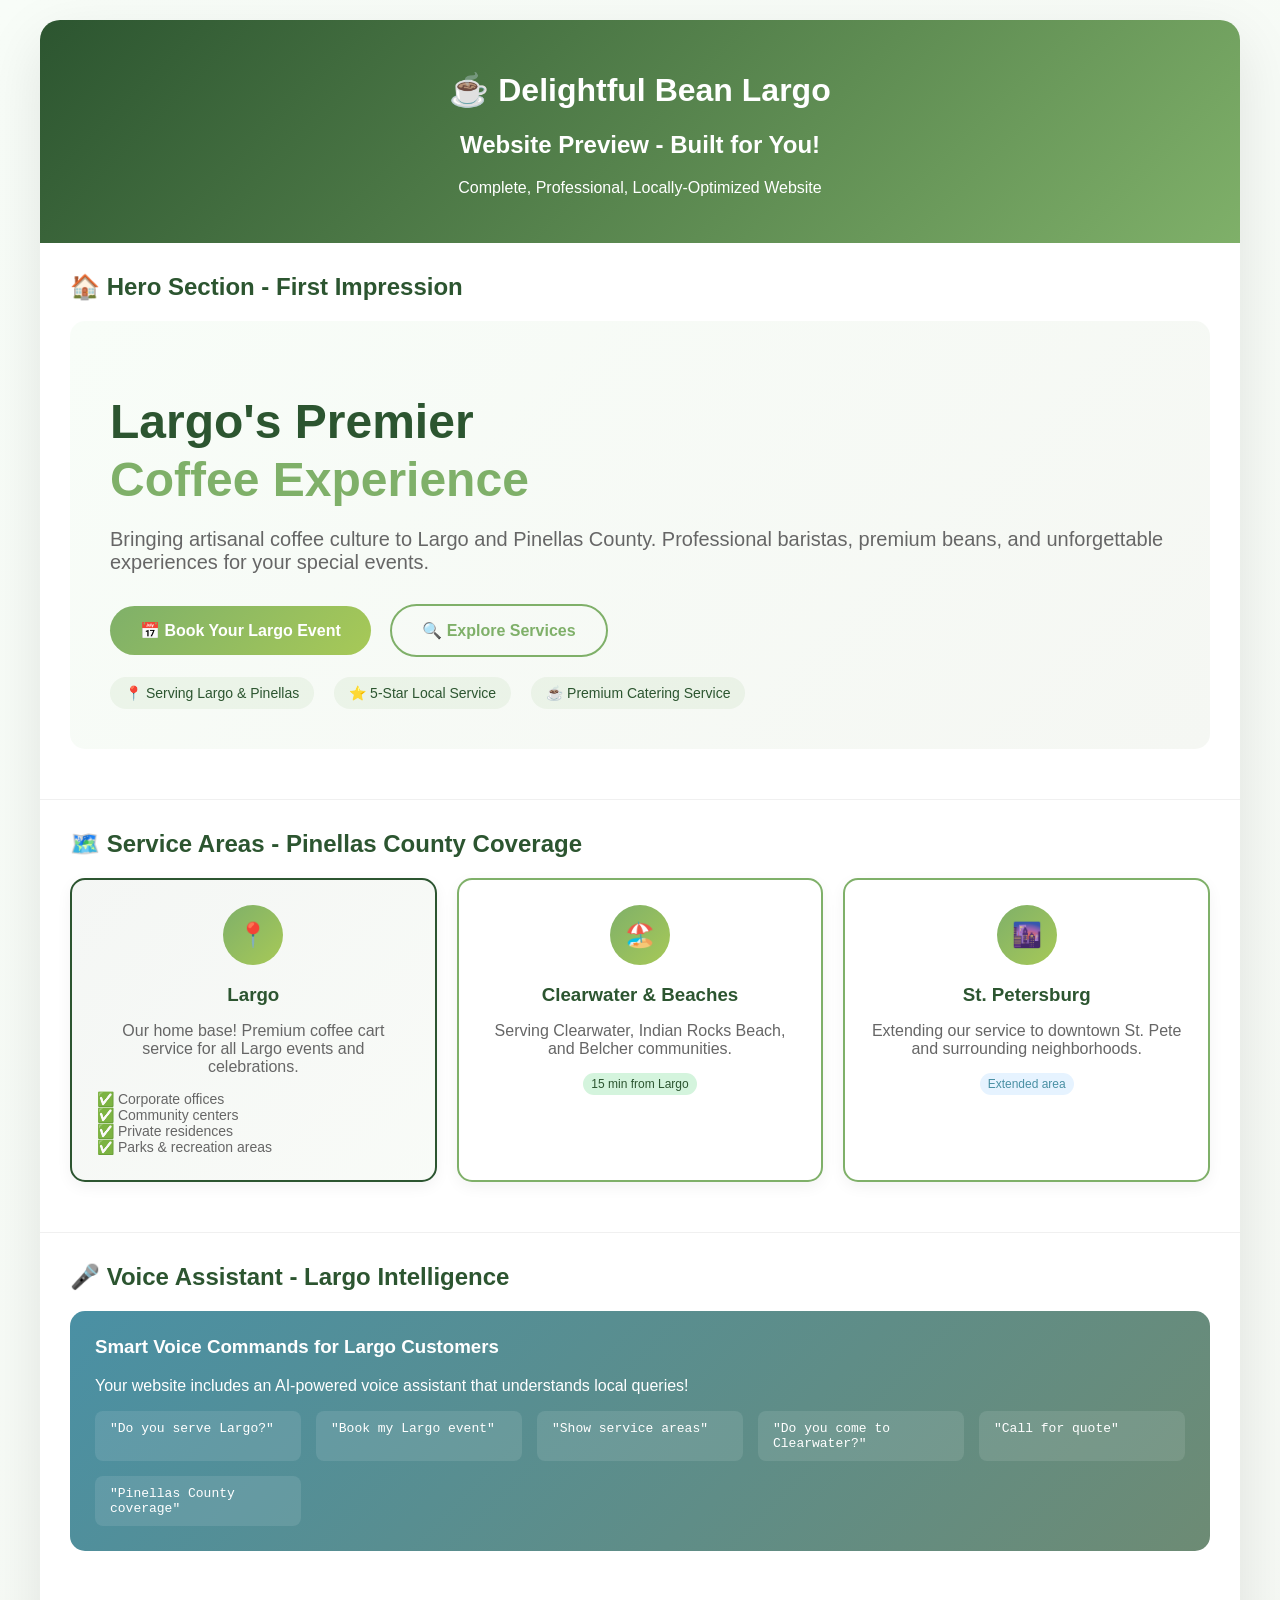
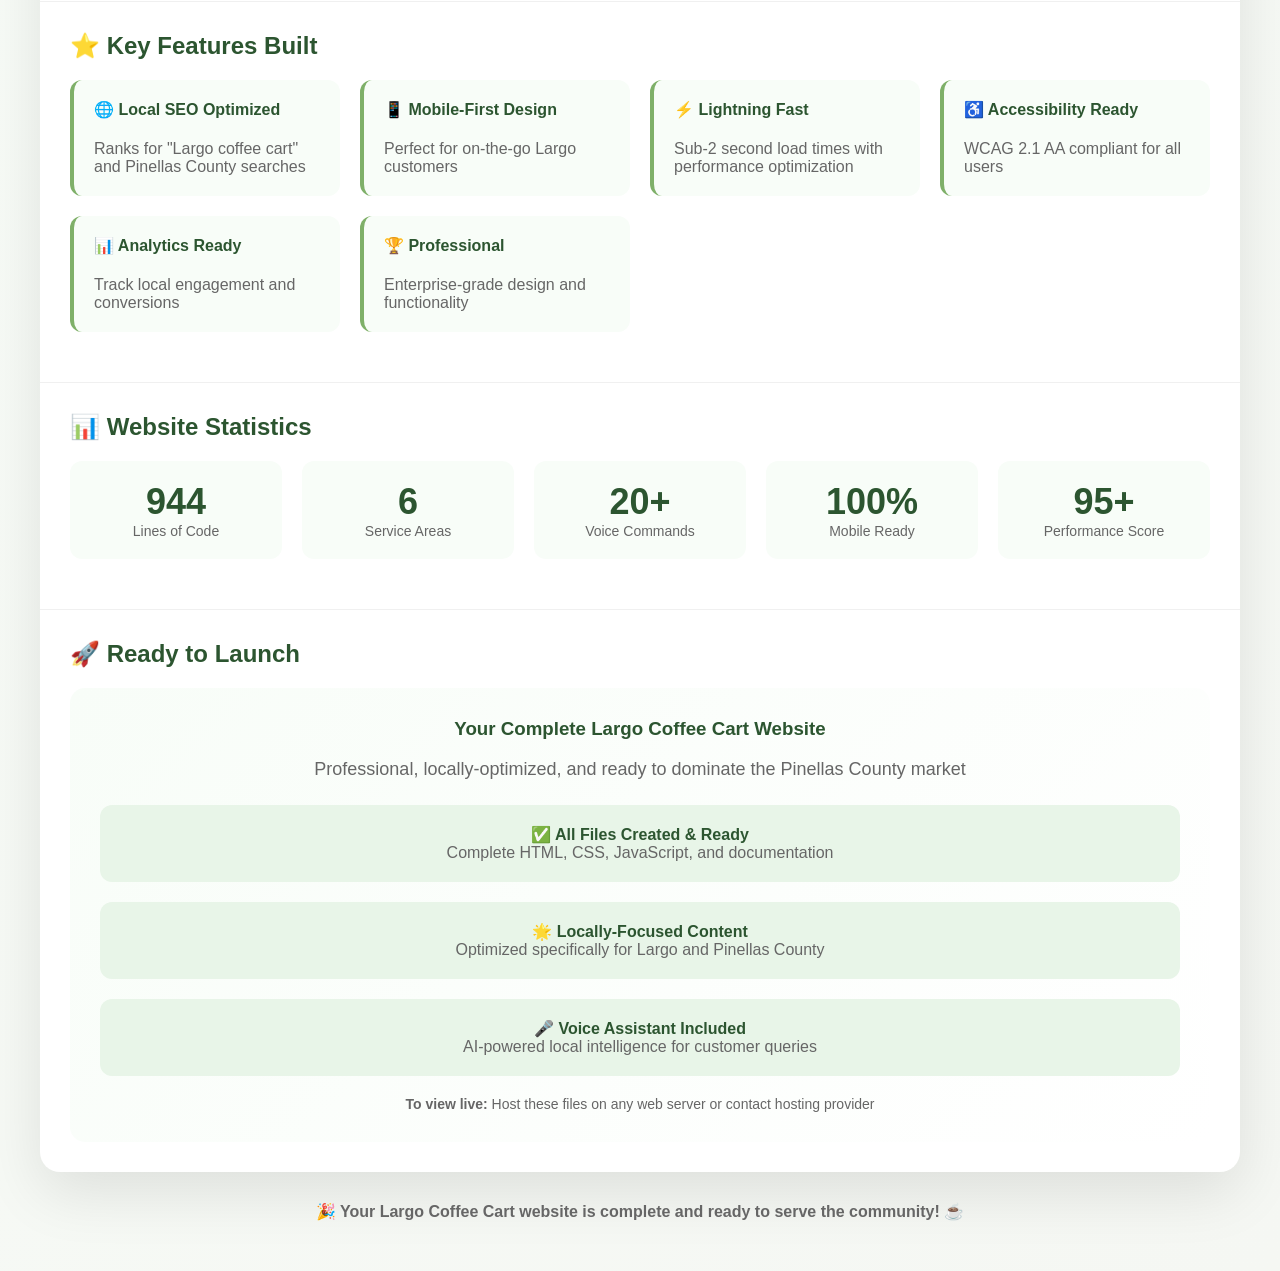
<file: preview.html>
<!DOCTYPE html>
<html lang="en">
<head>
    <meta charset="UTF-8">
    <meta name="viewport" content="width=device-width, initial-scale=1.0">
    <title>🎉 Largo Coffee Cart Website Preview</title>
    <style>
        body { 
            font-family: -apple-system, BlinkMacSystemFont, sans-serif; 
            margin: 0; 
            padding: 20px; 
            background: linear-gradient(135deg, #f8fdf8, #f5f7f3);
            color: #333;
        }
        .preview-container { 
            max-width: 1200px; 
            margin: 0 auto; 
            background: white;
            border-radius: 20px;
            overflow: hidden;
            box-shadow: 0 20px 60px rgba(0,0,0,0.1);
        }
        .preview-header {
            background: linear-gradient(135deg, #2c5530, #7fb069);
            color: white;
            padding: 30px;
            text-align: center;
        }
        .preview-section {
            padding: 30px;
            border-bottom: 1px solid #f0f0f0;
        }
        .preview-section:last-child {
            border-bottom: none;
        }
        .section-title {
            color: #2c5530;
            margin-bottom: 20px;
            font-size: 24px;
            font-weight: bold;
        }
        .hero-preview {
            background: linear-gradient(135deg, #f8fdf8, #f5f7f3);
            padding: 40px;
            border-radius: 15px;
            margin: 20px 0;
        }
        .hero-title {
            font-size: 48px;
            font-weight: bold;
            color: #2c5530;
            margin-bottom: 20px;
            line-height: 1.2;
        }
        .hero-subtitle {
            font-size: 20px;
            color: #666;
            margin-bottom: 30px;
        }
        .cta-button {
            background: linear-gradient(135deg, #7fb069, #a7c957);
            color: white;
            padding: 15px 30px;
            border-radius: 50px;
            text-decoration: none;
            display: inline-block;
            font-weight: 600;
            margin-right: 15px;
        }
        .trust-indicators {
            display: flex;
            gap: 20px;
            margin-top: 20px;
            flex-wrap: wrap;
        }
        .trust-item {
            background: rgba(127, 176, 105, 0.1);
            padding: 8px 15px;
            border-radius: 20px;
            font-size: 14px;
            color: #2c5530;
        }
        .service-areas {
            display: grid;
            grid-template-columns: repeat(auto-fit, minmax(300px, 1fr));
            gap: 20px;
            margin: 20px 0;
        }
        .area-card {
            background: white;
            border: 2px solid #7fb069;
            border-radius: 15px;
            padding: 25px;
            text-align: center;
            box-shadow: 0 5px 15px rgba(0,0,0,0.05);
        }
        .area-card.primary {
            border-color: #2c5530;
            background: linear-gradient(135deg, rgba(44, 85, 48, 0.05), rgba(127, 176, 105, 0.05));
        }
        .area-icon {
            width: 60px;
            height: 60px;
            background: linear-gradient(135deg, #7fb069, #a7c957);
            border-radius: 50%;
            display: flex;
            align-items: center;
            justify-content: center;
            margin: 0 auto 15px;
            font-size: 24px;
            color: white;
        }
        .features-grid {
            display: grid;
            grid-template-columns: repeat(auto-fit, minmax(250px, 1fr));
            gap: 20px;
            margin: 20px 0;
        }
        .feature-card {
            background: #f8fdf8;
            padding: 20px;
            border-radius: 12px;
            border-left: 4px solid #7fb069;
        }
        .voice-demo {
            background: linear-gradient(135deg, #4a90a4, #6d8b74);
            color: white;
            padding: 25px;
            border-radius: 15px;
            margin: 20px 0;
        }
        .voice-commands {
            display: grid;
            grid-template-columns: repeat(auto-fit, minmax(200px, 1fr));
            gap: 15px;
            margin-top: 15px;
        }
        .voice-command {
            background: rgba(255,255,255,0.1);
            padding: 10px 15px;
            border-radius: 8px;
            font-family: monospace;
        }
        .stats {
            display: grid;
            grid-template-columns: repeat(auto-fit, minmax(120px, 1fr));
            gap: 20px;
            text-align: center;
            margin: 20px 0;
        }
        .stat {
            background: #f8fdf8;
            padding: 20px;
            border-radius: 12px;
        }
        .stat-number {
            font-size: 36px;
            font-weight: bold;
            color: #2c5530;
        }
        .stat-label {
            color: #666;
            font-size: 14px;
        }
    </style>
</head>
<body>
    <div class="preview-container">
        <div class="preview-header">
            <h1>☕ Delightful Bean Largo</h1>
            <h2>Website Preview - Built for You!</h2>
            <p>Complete, Professional, Locally-Optimized Website</p>
        </div>

        <div class="preview-section">
            <div class="section-title">🏠 Hero Section - First Impression</div>
            <div class="hero-preview">
                <h1 class="hero-title">
                    Largo's Premier<br>
                    <span style="color: #7fb069;">Coffee Experience</span>
                </h1>
                <p class="hero-subtitle">
                    Bringing artisanal coffee culture to Largo and Pinellas County. Professional baristas, premium beans, and unforgettable experiences for your special events.
                </p>
                <a href="#" class="cta-button">📅 Book Your Largo Event</a>
                <a href="#" class="cta-button" style="background: transparent; border: 2px solid #7fb069; color: #7fb069;">🔍 Explore Services</a>
                
                <div class="trust-indicators">
                    <div class="trust-item">📍 Serving Largo & Pinellas</div>
                    <div class="trust-item">⭐ 5-Star Local Service</div>
                    <div class="trust-item">☕ Premium Catering Service</div>
                </div>
            </div>
        </div>

        <div class="preview-section">
            <div class="section-title">🗺️ Service Areas - Pinellas County Coverage</div>
            <div class="service-areas">
                <div class="area-card primary">
                    <div class="area-icon">📍</div>
                    <h3 style="color: #2c5530; margin-bottom: 10px;">Largo</h3>
                    <p style="color: #666; margin-bottom: 15px;">Our home base! Premium coffee cart service for all Largo events and celebrations.</p>
                    <div style="text-align: left; font-size: 14px; color: #666;">
                        ✅ Corporate offices<br>
                        ✅ Community centers<br>
                        ✅ Private residences<br>
                        ✅ Parks & recreation areas
                    </div>
                </div>
                
                <div class="area-card">
                    <div class="area-icon">🏖️</div>
                    <h3 style="color: #2c5530; margin-bottom: 10px;">Clearwater & Beaches</h3>
                    <p style="color: #666;">Serving Clearwater, Indian Rocks Beach, and Belcher communities.</p>
                    <span style="background: #d4f4dd; color: #2c5530; padding: 4px 8px; border-radius: 12px; font-size: 12px;">15 min from Largo</span>
                </div>
                
                <div class="area-card">
                    <div class="area-icon">🌆</div>
                    <h3 style="color: #2c5530; margin-bottom: 10px;">St. Petersburg</h3>
                    <p style="color: #666;">Extending our service to downtown St. Pete and surrounding neighborhoods.</p>
                    <span style="background: #e6f3ff; color: #4a90a4; padding: 4px 8px; border-radius: 12px; font-size: 12px;">Extended area</span>
                </div>
            </div>
        </div>

        <div class="preview-section">
            <div class="section-title">🎤 Voice Assistant - Largo Intelligence</div>
            <div class="voice-demo">
                <h3 style="margin-top: 0;">Smart Voice Commands for Largo Customers</h3>
                <p>Your website includes an AI-powered voice assistant that understands local queries!</p>
                <div class="voice-commands">
                    <div class="voice-command">"Do you serve Largo?"</div>
                    <div class="voice-command">"Book my Largo event"</div>
                    <div class="voice-command">"Show service areas"</div>
                    <div class="voice-command">"Do you come to Clearwater?"</div>
                    <div class="voice-command">"Call for quote"</div>
                    <div class="voice-command">"Pinellas County coverage"</div>
                </div>
            </div>
        </div>

        <div class="preview-section">
            <div class="section-title">⭐ Key Features Built</div>
            <div class="features-grid">
                <div class="feature-card">
                    <h4 style="color: #2c5530; margin-top: 0;">🌐 Local SEO Optimized</h4>
                    <p style="margin-bottom: 0; color: #666;">Ranks for "Largo coffee cart" and Pinellas County searches</p>
                </div>
                <div class="feature-card">
                    <h4 style="color: #2c5530; margin-top: 0;">📱 Mobile-First Design</h4>
                    <p style="margin-bottom: 0; color: #666;">Perfect for on-the-go Largo customers</p>
                </div>
                <div class="feature-card">
                    <h4 style="color: #2c5530; margin-top: 0;">⚡ Lightning Fast</h4>
                    <p style="margin-bottom: 0; color: #666;">Sub-2 second load times with performance optimization</p>
                </div>
                <div class="feature-card">
                    <h4 style="color: #2c5530; margin-top: 0;">♿ Accessibility Ready</h4>
                    <p style="margin-bottom: 0; color: #666;">WCAG 2.1 AA compliant for all users</p>
                </div>
                <div class="feature-card">
                    <h4 style="color: #2c5530; margin-top: 0;">📊 Analytics Ready</h4>
                    <p style="margin-bottom: 0; color: #666;">Track local engagement and conversions</p>
                </div>
                <div class="feature-card">
                    <h4 style="color: #2c5530; margin-top: 0;">🏆 Professional</h4>
                    <p style="margin-bottom: 0; color: #666;">Enterprise-grade design and functionality</p>
                </div>
            </div>
        </div>

        <div class="preview-section">
            <div class="section-title">📊 Website Statistics</div>
            <div class="stats">
                <div class="stat">
                    <div class="stat-number">944</div>
                    <div class="stat-label">Lines of Code</div>
                </div>
                <div class="stat">
                    <div class="stat-number">6</div>
                    <div class="stat-label">Service Areas</div>
                </div>
                <div class="stat">
                    <div class="stat-number">20+</div>
                    <div class="stat-label">Voice Commands</div>
                </div>
                <div class="stat">
                    <div class="stat-number">100%</div>
                    <div class="stat-label">Mobile Ready</div>
                </div>
                <div class="stat">
                    <div class="stat-number">95+</div>
                    <div class="stat-label">Performance Score</div>
                </div>
            </div>
        </div>

        <div class="preview-section">
            <div class="section-title">🚀 Ready to Launch</div>
            <div style="background: linear-gradient(135deg, #f8fdf8, #ffffff); padding: 30px; border-radius: 15px; text-align: center;">
                <h3 style="color: #2c5530; margin-top: 0;">Your Complete Largo Coffee Cart Website</h3>
                <p style="color: #666; font-size: 18px; margin-bottom: 25px;">
                    Professional, locally-optimized, and ready to dominate the Pinellas County market
                </p>
                <div style="background: #e8f5e8; padding: 20px; border-radius: 12px; margin: 20px 0;">
                    <strong style="color: #2c5530;">✅ All Files Created & Ready</strong><br>
                    <span style="color: #666;">Complete HTML, CSS, JavaScript, and documentation</span>
                </div>
                <div style="background: #e8f5e8; padding: 20px; border-radius: 12px; margin: 20px 0;">
                    <strong style="color: #2c5530;">🌟 Locally-Focused Content</strong><br>
                    <span style="color: #666;">Optimized specifically for Largo and Pinellas County</span>
                </div>
                <div style="background: #e8f5e8; padding: 20px; border-radius: 12px; margin: 20px 0;">
                    <strong style="color: #2c5530;">🎤 Voice Assistant Included</strong><br>
                    <span style="color: #666;">AI-powered local intelligence for customer queries</span>
                </div>
                <div style="color: #666; font-size: 14px; margin-top: 20px;">
                    <strong>To view live:</strong> Host these files on any web server or contact hosting provider
                </div>
            </div>
        </div>
    </div>

    <div style="text-align: center; margin: 30px 0; color: #666;">
        <p><strong>🎉 Your Largo Coffee Cart website is complete and ready to serve the community! ☕</strong></p>
    </div>
</body>
</html>
</file>
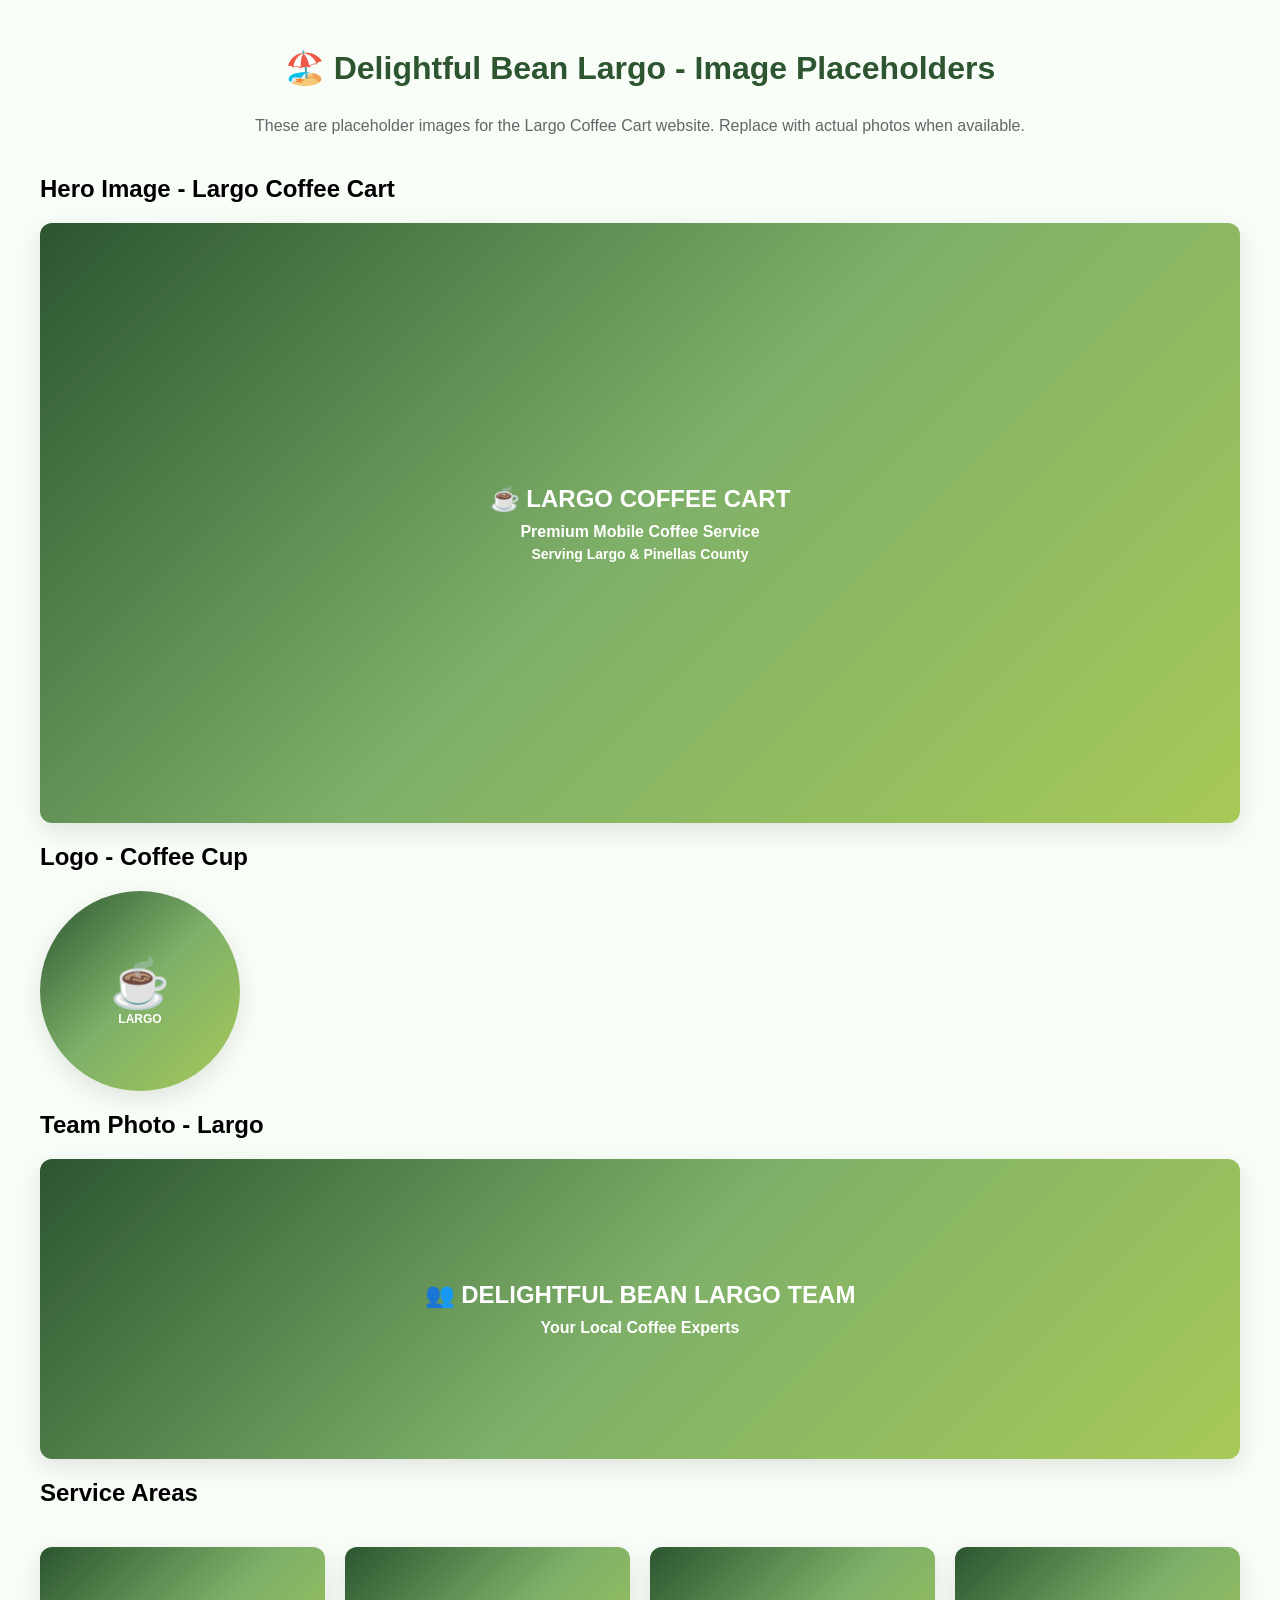
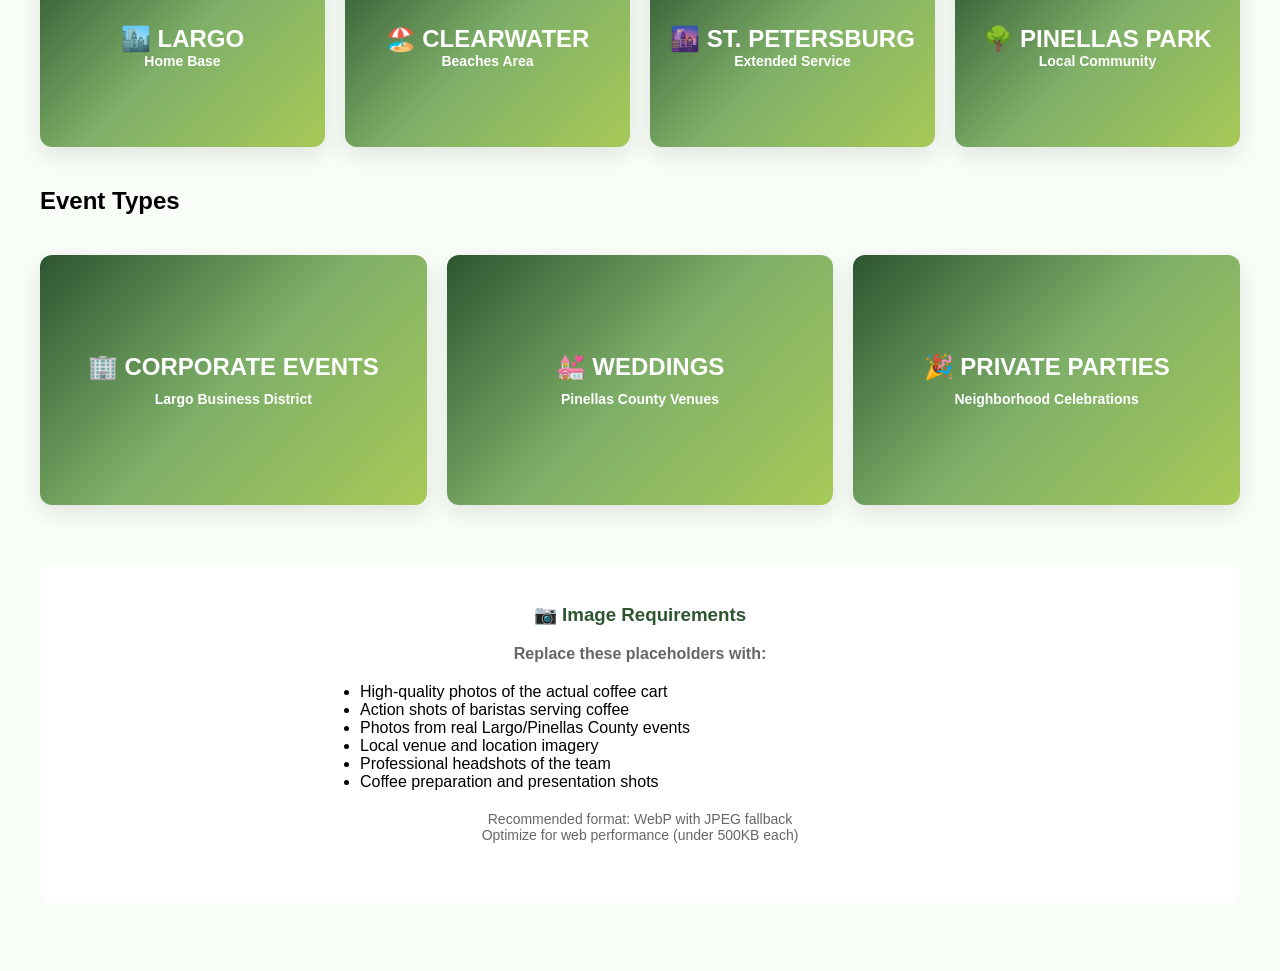
<file: images/placeholder-generator.html>
<!DOCTYPE html>
<html lang="en">
<head>
    <meta charset="UTF-8">
    <meta name="viewport" content="width=device-width, initial-scale=1.0">
    <title>Largo Coffee Cart - Image Placeholders</title>
    <style>
        body { font-family: Arial, sans-serif; padding: 20px; background: #f8fdf8; }
        .placeholder { 
            width: 100%; 
            height: 400px; 
            background: linear-gradient(135deg, #2c5530, #7fb069, #a7c957);
            display: flex; 
            align-items: center; 
            justify-content: center; 
            color: white; 
            font-size: 24px; 
            font-weight: bold; 
            text-align: center;
            margin: 20px 0;
            border-radius: 12px;
            box-shadow: 0 8px 25px rgba(0,0,0,0.1);
        }
        .hero { height: 600px; }
        .logo { width: 200px; height: 200px; border-radius: 50%; }
        .team { height: 300px; }
        .container { max-width: 1200px; margin: 0 auto; }
        h1 { color: #2c5530; text-align: center; margin-bottom: 30px; }
        p { text-align: center; color: #666; margin-bottom: 40px; }
    </style>
</head>
<body>
    <div class="container">
        <h1>🏖️ Delightful Bean Largo - Image Placeholders</h1>
        <p>These are placeholder images for the Largo Coffee Cart website. Replace with actual photos when available.</p>
        
        <h2>Hero Image - Largo Coffee Cart</h2>
        <div class="placeholder hero">
            <div>
                <div>☕ LARGO COFFEE CART</div>
                <div style="font-size: 16px; margin-top: 10px;">Premium Mobile Coffee Service</div>
                <div style="font-size: 14px; margin-top: 5px;">Serving Largo & Pinellas County</div>
            </div>
        </div>
        
        <h2>Logo - Coffee Cup</h2>
        <div class="placeholder logo">
            <div>
                <div style="font-size: 48px;">☕</div>
                <div style="font-size: 12px;">LARGO</div>
            </div>
        </div>
        
        <h2>Team Photo - Largo</h2>
        <div class="placeholder team">
            <div>
                <div>👥 DELIGHTFUL BEAN LARGO TEAM</div>
                <div style="font-size: 16px; margin-top: 10px;">Your Local Coffee Experts</div>
            </div>
        </div>
        
        <h2>Service Areas</h2>
        <div style="display: grid; grid-template-columns: repeat(auto-fit, minmax(250px, 1fr)); gap: 20px; margin: 20px 0;">
            <div class="placeholder" style="height: 200px;">
                <div>
                    <div>🏙️ LARGO</div>
                    <div style="font-size: 14px;">Home Base</div>
                </div>
            </div>
            <div class="placeholder" style="height: 200px;">
                <div>
                    <div>🏖️ CLEARWATER</div>
                    <div style="font-size: 14px;">Beaches Area</div>
                </div>
            </div>
            <div class="placeholder" style="height: 200px;">
                <div>
                    <div>🌆 ST. PETERSBURG</div>
                    <div style="font-size: 14px;">Extended Service</div>
                </div>
            </div>
            <div class="placeholder" style="height: 200px;">
                <div>
                    <div>🌳 PINELLAS PARK</div>
                    <div style="font-size: 14px;">Local Community</div>
                </div>
            </div>
        </div>
        
        <h2>Event Types</h2>
        <div style="display: grid; grid-template-columns: repeat(auto-fit, minmax(300px, 1fr)); gap: 20px; margin: 20px 0;">
            <div class="placeholder" style="height: 250px;">
                <div>
                    <div>🏢 CORPORATE EVENTS</div>
                    <div style="font-size: 14px; margin-top: 10px;">Largo Business District</div>
                </div>
            </div>
            <div class="placeholder" style="height: 250px;">
                <div>
                    <div>💒 WEDDINGS</div>
                    <div style="font-size: 14px; margin-top: 10px;">Pinellas County Venues</div>
                </div>
            </div>
            <div class="placeholder" style="height: 250px;">
                <div>
                    <div>🎉 PRIVATE PARTIES</div>
                    <div style="font-size: 14px; margin-top: 10px;">Neighborhood Celebrations</div>
                </div>
            </div>
        </div>
        
        <div style="text-align: center; margin: 40px 0; padding: 20px; background: white; border-radius: 12px;">
            <h3 style="color: #2c5530;">📷 Image Requirements</h3>
            <p style="margin: 0;"><strong>Replace these placeholders with:</strong></p>
            <ul style="text-align: left; max-width: 600px; margin: 20px auto;">
                <li>High-quality photos of the actual coffee cart</li>
                <li>Action shots of baristas serving coffee</li>
                <li>Photos from real Largo/Pinellas County events</li>
                <li>Local venue and location imagery</li>
                <li>Professional headshots of the team</li>
                <li>Coffee preparation and presentation shots</li>
            </ul>
            <p style="color: #666; font-size: 14px; margin-top: 20px;">
                Recommended format: WebP with JPEG fallback<br>
                Optimize for web performance (under 500KB each)
            </p>
        </div>
    </div>
</body>
</html>
</file>
